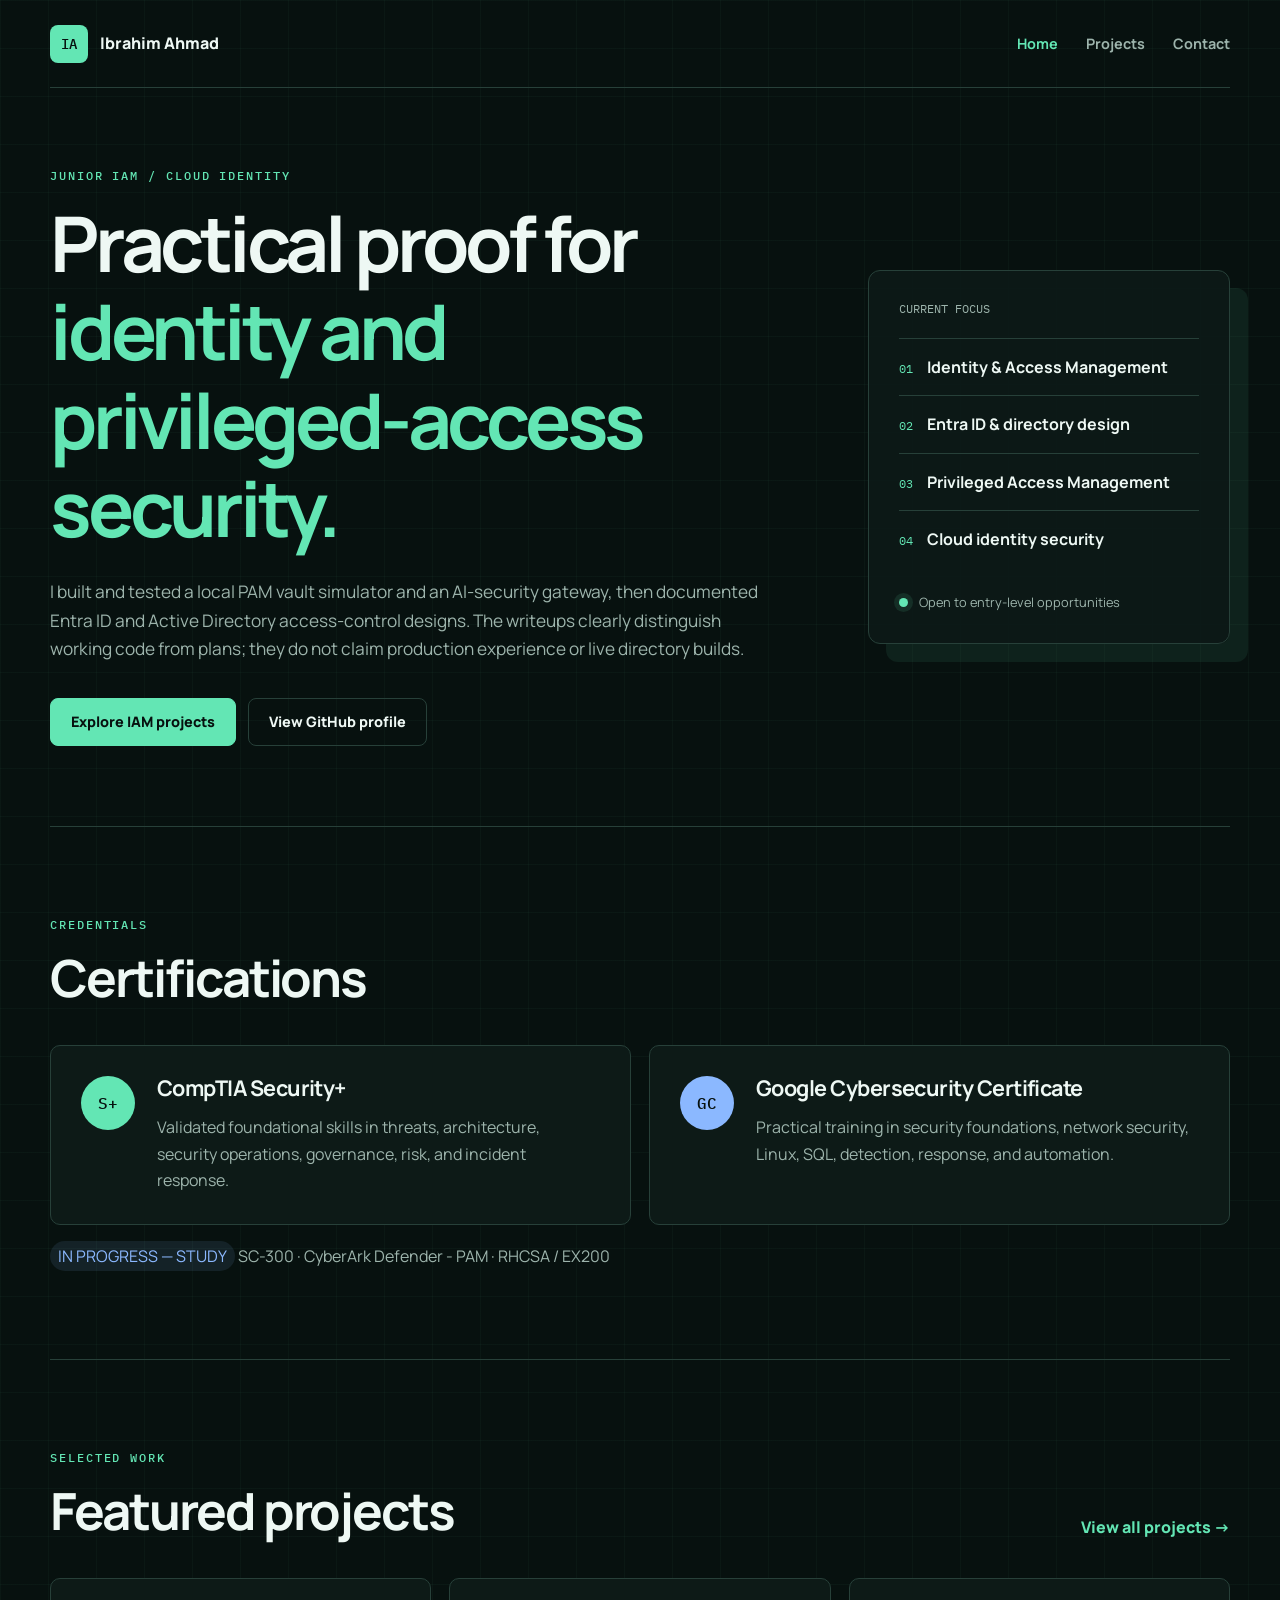
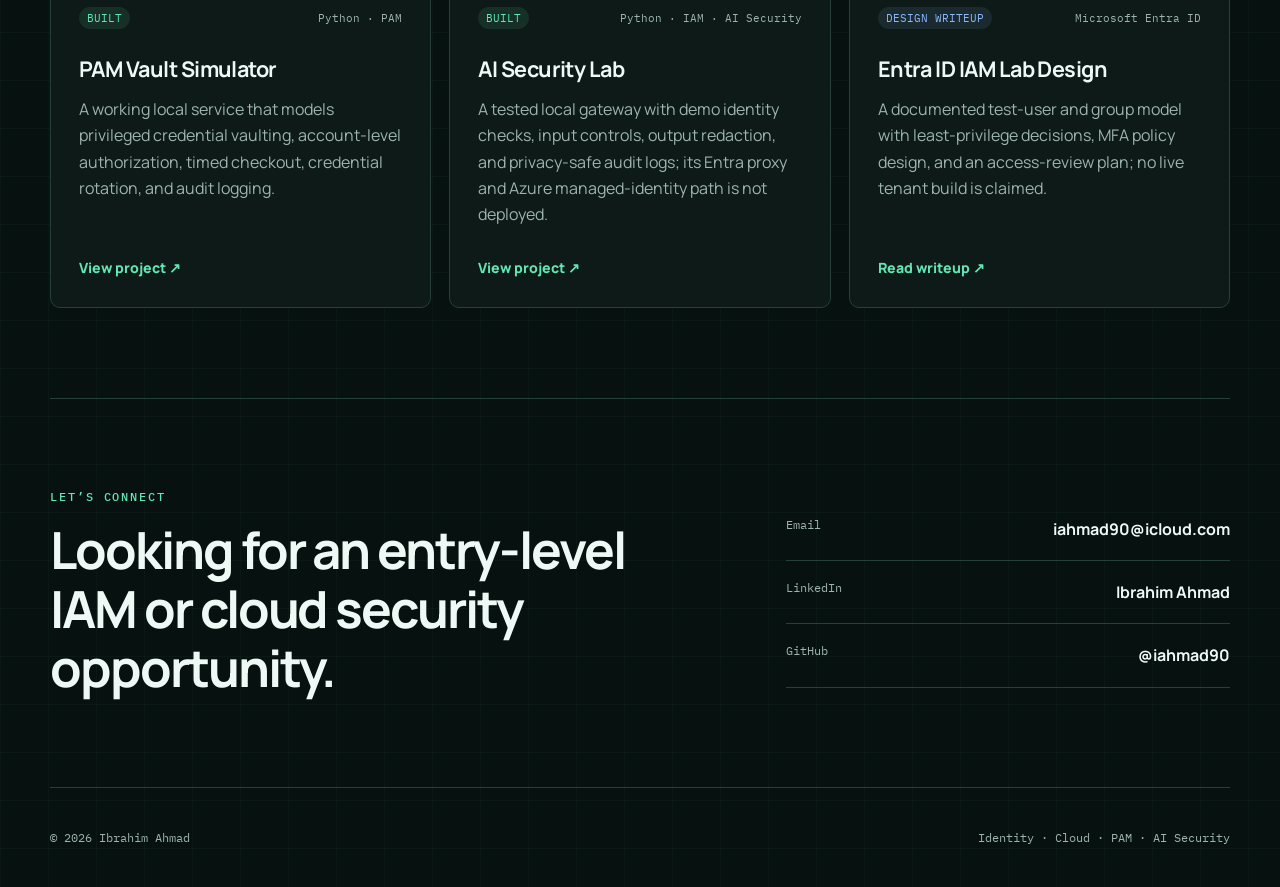
<file: docs/index.html>
<!doctype html>
<html lang="en">
  <head>
    <meta charset="utf-8">
    <meta name="viewport" content="width=device-width, initial-scale=1">
    <meta name="description" content="Ibrahim Ahmad's junior IAM and cloud identity portfolio, featuring tested PAM and AI-security labs plus clearly labeled Entra ID and Active Directory design work.">
    <title>Ibrahim Ahmad | Junior IAM Portfolio</title>
    <link rel="preconnect" href="https://fonts.googleapis.com">
    <link rel="preconnect" href="https://fonts.gstatic.com" crossorigin>
    <link href="https://fonts.googleapis.com/css2?family=IBM+Plex+Mono:wght@400;500&family=Manrope:wght@400;500;600;700;800&display=swap" rel="stylesheet">
    <link rel="stylesheet" href="assets/css/style.css">
  </head>
  <body>
    <header class="site-header">
      <a class="brand" href="index.html" aria-label="Ibrahim Ahmad home">
        <span class="brand-mark" aria-hidden="true">IA</span>
        <span>Ibrahim Ahmad</span>
      </a>
      <nav aria-label="Primary navigation">
        <a class="active" href="index.html">Home</a>
        <a href="projects.html">Projects</a>
        <a href="#contact">Contact</a>
      </nav>
    </header>

    <main>
      <section class="hero">
        <div class="hero-copy">
          <p class="eyebrow">Junior IAM / Cloud Identity</p>
          <h1>Practical proof for <span>identity and privileged-access security.</span></h1>
          <p class="hero-summary">I built and tested a local PAM vault simulator and an AI-security gateway, then documented Entra ID and Active Directory access-control designs. The writeups clearly distinguish working code from plans; they do not claim production experience or live directory builds.</p>
          <div class="hero-actions">
            <a class="button button-primary" href="projects.html">Explore IAM projects</a>
            <a class="button button-secondary" href="https://github.com/iahmad90">View GitHub profile</a>
          </div>
        </div>
        <aside class="status-panel" aria-label="Career focus">
          <p class="panel-label">Current focus</p>
          <ul class="focus-list">
            <li><span>01</span> Identity &amp; Access Management</li>
            <li><span>02</span> Entra ID &amp; directory design</li>
            <li><span>03</span> Privileged Access Management</li>
            <li><span>04</span> Cloud identity security</li>
          </ul>
          <p class="availability"><span aria-hidden="true"></span> Open to entry-level opportunities</p>
        </aside>
      </section>

      <section class="section" aria-labelledby="certifications-heading">
        <div class="section-heading">
          <p class="eyebrow">Credentials</p>
          <h2 id="certifications-heading">Certifications</h2>
        </div>
        <div class="cert-grid">
          <article class="cert-card">
            <span class="cert-icon" aria-hidden="true">S+</span>
            <div>
              <h3>CompTIA Security+</h3>
              <p>Validated foundational skills in threats, architecture, security operations, governance, risk, and incident response.</p>
            </div>
          </article>
          <article class="cert-card">
            <span class="cert-icon google" aria-hidden="true">GC</span>
            <div>
              <h3>Google Cybersecurity Certificate</h3>
              <p>Practical training in security foundations, network security, Linux, SQL, detection, response, and automation.</p>
            </div>
          </article>
        </div>
        <p class="credential-progress"><span class="status in-progress">In progress — study</span> SC-300 · CyberArk Defender - PAM · RHCSA / EX200</p>
      </section>

      <section class="section featured-section" aria-labelledby="featured-heading">
        <div class="section-heading heading-row">
          <div>
            <p class="eyebrow">Selected work</p>
            <h2 id="featured-heading">Featured projects</h2>
          </div>
          <a class="text-link" href="projects.html">View all projects <span aria-hidden="true">→</span></a>
        </div>
        <div class="project-grid featured-grid">
          <article class="project-card">
            <div class="project-meta"><span class="status completed">Built</span><span>Python · PAM</span></div>
            <h3>PAM Vault Simulator</h3>
            <p>A working local service that models privileged credential vaulting, account-level authorization, timed checkout, credential rotation, and audit logging.</p>
            <a href="https://github.com/iahmad90/cybersecurity-portfolio-starter/tree/main/projects/pam-vault-simulator">View project <span aria-hidden="true">↗</span></a>
          </article>
          <article class="project-card">
            <div class="project-meta"><span class="status completed">Built</span><span>Python · IAM · AI Security</span></div>
            <h3>AI Security Lab</h3>
            <p>A tested local gateway with demo identity checks, input controls, output redaction, and privacy-safe audit logs; its Entra proxy and Azure managed-identity path is not deployed.</p>
            <a href="https://github.com/iahmad90/cybersecurity-portfolio-starter/tree/main/projects/ai-security-entra-llm-lab">View project <span aria-hidden="true">↗</span></a>
          </article>
          <article class="project-card">
            <div class="project-meta"><span class="status writeup">Design writeup</span><span>Microsoft Entra ID</span></div>
            <h3>Entra ID IAM Lab Design</h3>
            <p>A documented test-user and group model with least-privilege decisions, MFA policy design, and an access-review plan; no live tenant build is claimed.</p>
            <a href="https://github.com/iahmad90/cybersecurity-portfolio-starter/blob/main/projects/entra-id-iam-lab.md">Read writeup <span aria-hidden="true">↗</span></a>
          </article>
        </div>
      </section>

      <section class="section contact-section" id="contact" aria-labelledby="contact-heading">
        <div>
          <p class="eyebrow">Let’s connect</p>
          <h2 id="contact-heading">Looking for an entry-level IAM or cloud security opportunity.</h2>
        </div>
        <div class="contact-links">
          <a href="mailto:iahmad90@icloud.com"><span>Email</span>iahmad90@icloud.com</a>
          <a href="https://www.linkedin.com/in/ibrahim-ahmad-b0b966267"><span>LinkedIn</span>Ibrahim Ahmad</a>
          <a href="https://github.com/iahmad90"><span>GitHub</span>@iahmad90</a>
        </div>
      </section>
    </main>

    <footer>
      <p>© 2026 Ibrahim Ahmad</p>
      <p>Identity · Cloud · PAM · AI Security</p>
    </footer>
  </body>
</html>
</file>
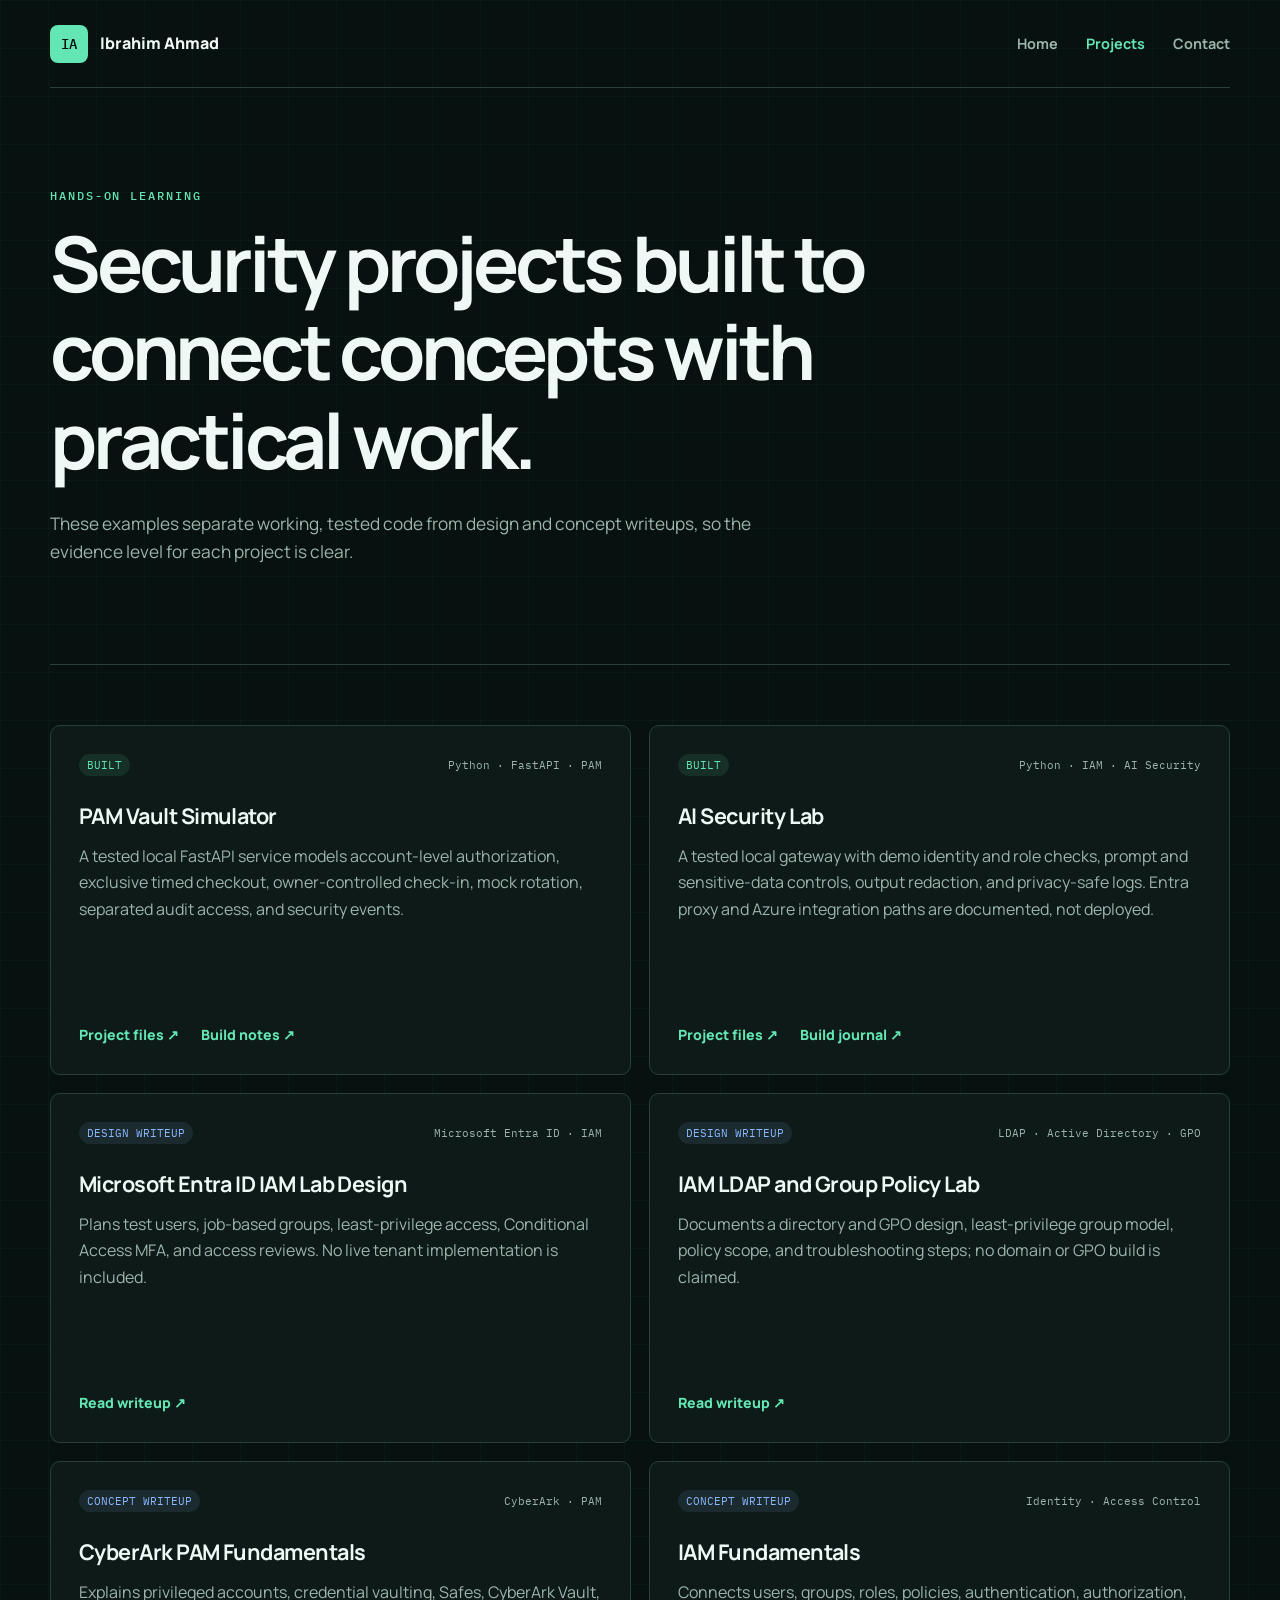
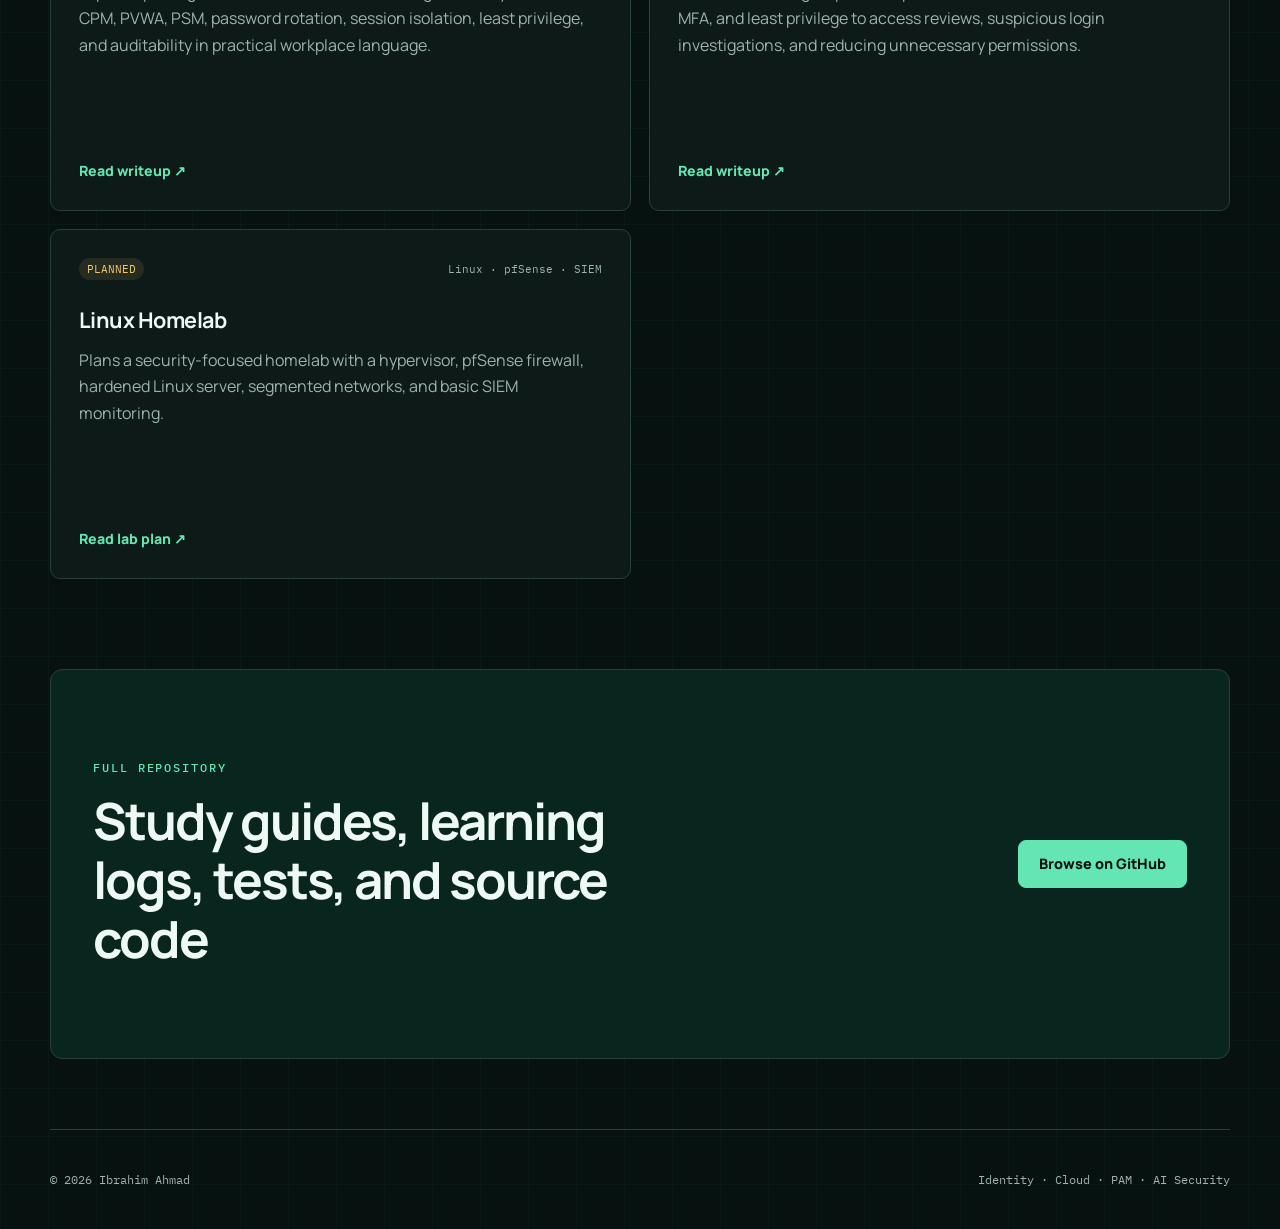
<file: docs/projects.html>
<!doctype html>
<html lang="en">
  <head>
    <meta charset="utf-8">
    <meta name="viewport" content="width=device-width, initial-scale=1">
    <meta name="description" content="Cybersecurity projects by Ibrahim Ahmad covering IAM, PAM, Microsoft Entra ID, cloud security, and AI security.">
    <title>Projects | Ibrahim Ahmad</title>
    <link rel="preconnect" href="https://fonts.googleapis.com">
    <link rel="preconnect" href="https://fonts.gstatic.com" crossorigin>
    <link href="https://fonts.googleapis.com/css2?family=IBM+Plex+Mono:wght@400;500&family=Manrope:wght@400;500;600;700;800&display=swap" rel="stylesheet">
    <link rel="stylesheet" href="assets/css/style.css">
  </head>
  <body>
    <header class="site-header">
      <a class="brand" href="index.html" aria-label="Ibrahim Ahmad home">
        <span class="brand-mark" aria-hidden="true">IA</span>
        <span>Ibrahim Ahmad</span>
      </a>
      <nav aria-label="Primary navigation">
        <a href="index.html">Home</a>
        <a class="active" href="projects.html">Projects</a>
        <a href="index.html#contact">Contact</a>
      </nav>
    </header>

    <main>
      <section class="page-intro">
        <p class="eyebrow">Hands-on learning</p>
        <h1>Security projects built to connect concepts with practical work.</h1>
        <p>These examples separate working, tested code from design and concept writeups, so the evidence level for each project is clear.</p>
      </section>

      <section class="section projects-list" aria-labelledby="projects-heading">
        <h2 class="sr-only" id="projects-heading">Portfolio projects</h2>
        <div class="project-grid">
          <article class="project-card project-card-large">
            <div class="project-meta"><span class="status completed">Built</span><span>Python · FastAPI · PAM</span></div>
            <h3>PAM Vault Simulator</h3>
            <p>A tested local FastAPI service models account-level authorization, exclusive timed checkout, owner-controlled check-in, mock rotation, separated audit access, and security events.</p>
            <div class="project-links">
              <a href="https://github.com/iahmad90/cybersecurity-portfolio-starter/tree/main/projects/pam-vault-simulator">Project files <span aria-hidden="true">↗</span></a>
              <a href="https://github.com/iahmad90/cybersecurity-portfolio-starter/blob/main/projects/pam-vault-simulator/BUILD-NOTES.md">Build notes <span aria-hidden="true">↗</span></a>
            </div>
          </article>

          <article class="project-card project-card-large">
            <div class="project-meta"><span class="status completed">Built</span><span>Python · IAM · AI Security</span></div>
            <h3>AI Security Lab</h3>
            <p>A tested local gateway with demo identity and role checks, prompt and sensitive-data controls, output redaction, and privacy-safe logs. Entra proxy and Azure integration paths are documented, not deployed.</p>
            <div class="project-links">
              <a href="https://github.com/iahmad90/cybersecurity-portfolio-starter/tree/main/projects/ai-security-entra-llm-lab">Project files <span aria-hidden="true">↗</span></a>
              <a href="https://github.com/iahmad90/cybersecurity-portfolio-starter/blob/main/projects/ai-security-entra-llm-lab/BUILD-NOTES.md">Build journal <span aria-hidden="true">↗</span></a>
            </div>
          </article>

          <article class="project-card project-card-large">
            <div class="project-meta"><span class="status writeup">Design writeup</span><span>Microsoft Entra ID · IAM</span></div>
            <h3>Microsoft Entra ID IAM Lab Design</h3>
            <p>Plans test users, job-based groups, least-privilege access, Conditional Access MFA, and access reviews. No live tenant implementation is included.</p>
            <a href="https://github.com/iahmad90/cybersecurity-portfolio-starter/blob/main/projects/entra-id-iam-lab.md">Read writeup <span aria-hidden="true">↗</span></a>
          </article>

          <article class="project-card project-card-large">
            <div class="project-meta"><span class="status writeup">Design writeup</span><span>LDAP · Active Directory · GPO</span></div>
            <h3>IAM LDAP and Group Policy Lab</h3>
            <p>Documents a directory and GPO design, least-privilege group model, policy scope, and troubleshooting steps; no domain or GPO build is claimed.</p>
            <a href="https://github.com/iahmad90/cybersecurity-portfolio-starter/blob/main/projects/iam-ldap-group-policy-lab.md">Read writeup <span aria-hidden="true">↗</span></a>
          </article>

          <article class="project-card project-card-large">
            <div class="project-meta"><span class="status writeup">Concept writeup</span><span>CyberArk · PAM</span></div>
            <h3>CyberArk PAM Fundamentals</h3>
            <p>Explains privileged accounts, credential vaulting, Safes, CyberArk Vault, CPM, PVWA, PSM, password rotation, session isolation, least privilege, and auditability in practical workplace language.</p>
            <a href="https://github.com/iahmad90/cybersecurity-portfolio-starter/blob/main/projects/cyberark-pam-fundamentals.md">Read writeup <span aria-hidden="true">↗</span></a>
          </article>

          <article class="project-card project-card-large">
            <div class="project-meta"><span class="status writeup">Concept writeup</span><span>Identity · Access Control</span></div>
            <h3>IAM Fundamentals</h3>
            <p>Connects users, groups, roles, policies, authentication, authorization, MFA, and least privilege to access reviews, suspicious login investigations, and reducing unnecessary permissions.</p>
            <a href="https://github.com/iahmad90/cybersecurity-portfolio-starter/blob/main/projects/iam-fundamentals-access-control-concepts-applied.md">Read writeup <span aria-hidden="true">↗</span></a>
          </article>

          <article class="project-card project-card-large">
            <div class="project-meta"><span class="status planned">Planned</span><span>Linux · pfSense · SIEM</span></div>
            <h3>Linux Homelab</h3>
            <p>Plans a security-focused homelab with a hypervisor, pfSense firewall, hardened Linux server, segmented networks, and basic SIEM monitoring.</p>
            <a href="https://github.com/iahmad90/cybersecurity-portfolio-starter/blob/main/projects/linux-homelab.md">Read lab plan <span aria-hidden="true">↗</span></a>
          </article>
        </div>
      </section>

      <section class="section repository-callout">
        <div>
          <p class="eyebrow">Full repository</p>
          <h2>Study guides, learning logs, tests, and source code</h2>
        </div>
        <a class="button button-primary" href="https://github.com/iahmad90/cybersecurity-portfolio-starter">Browse on GitHub</a>
      </section>
    </main>

    <footer>
      <p>© 2026 Ibrahim Ahmad</p>
      <p>Identity · Cloud · PAM · AI Security</p>
    </footer>
  </body>
</html>
</file>
<file: docs/assets/css/style.css>
:root {
  --bg: #07110f;
  --surface: #0d1a17;
  --raised: #12231f;
  --border: #274039;
  --text: #eef8f4;
  --muted: #9db4ac;
  --accent: #63e6b4;
  --blue: #8bb8ff;
  --warning: #f3c875;
  --content: 1180px;
}

* { box-sizing: border-box; }
html { scroll-behavior: smooth; }
body {
  margin: 0;
  color: var(--text);
  background:
    linear-gradient(rgba(99,230,180,.035) 1px, transparent 1px),
    linear-gradient(90deg, rgba(99,230,180,.035) 1px, transparent 1px),
    var(--bg);
  background-size: 48px 48px;
  font-family: "Manrope", sans-serif;
  line-height: 1.65;
}
a { color: inherit; }
.site-header, main, footer { width: min(calc(100% - 40px), var(--content)); margin-inline: auto; }
.site-header {
  min-height: 88px;
  display: flex;
  align-items: center;
  justify-content: space-between;
  gap: 24px;
  border-bottom: 1px solid var(--border);
}
.brand { display: inline-flex; align-items: center; gap: 12px; font-weight: 800; text-decoration: none; }
.brand-mark {
  width: 38px;
  height: 38px;
  display: grid;
  place-items: center;
  color: var(--bg);
  background: var(--accent);
  border-radius: 8px;
  font: 500 .85rem "IBM Plex Mono", monospace;
}
nav { display: flex; gap: 28px; }
nav a { color: var(--muted); font-size: .9rem; font-weight: 700; text-decoration: none; transition: color 150ms ease; }
nav a:hover, nav a:focus-visible, nav a.active { color: var(--accent); }
.hero {
  min-height: 650px;
  display: grid;
  grid-template-columns: minmax(0,1.55fr) minmax(300px,.75fr);
  align-items: center;
  gap: 70px;
  padding: 80px 0;
}
.eyebrow {
  margin: 0 0 16px;
  color: var(--accent);
  font: 500 .75rem "IBM Plex Mono", monospace;
  letter-spacing: .16em;
  text-transform: uppercase;
}
h1, h2, h3, p { overflow-wrap: break-word; }
h1, h2, h3 { margin-top: 0; line-height: 1.15; }
h1 { max-width: 860px; margin-bottom: 26px; font-size: clamp(2.8rem,6vw,5.7rem); letter-spacing: -.055em; }
h1 span { color: var(--accent); }
h2 { margin-bottom: 0; font-size: clamp(2rem,4vw,3.35rem); letter-spacing: -.04em; }
h3 { margin-bottom: 14px; font-size: 1.35rem; letter-spacing: -.025em; }
.hero-summary, .page-intro > p:last-child { max-width: 720px; color: var(--muted); font-size: 1.08rem; }
.hero-actions { display: flex; flex-wrap: wrap; gap: 12px; margin-top: 34px; }
.button {
  min-height: 48px;
  display: inline-flex;
  align-items: center;
  justify-content: center;
  padding: 0 20px;
  border: 1px solid var(--border);
  border-radius: 8px;
  font-size: .9rem;
  font-weight: 800;
  text-decoration: none;
  transition: transform 150ms ease, border-color 150ms ease, background 150ms ease;
}
.button:hover, .button:focus-visible { transform: translateY(-2px); }
.button-primary { color: var(--bg); background: var(--accent); border-color: var(--accent); }
.button-primary:hover, .button-primary:focus-visible { background: #8cf0c9; }
.button-secondary:hover, .button-secondary:focus-visible { border-color: var(--accent); }
.status-panel {
  padding: 30px;
  background: rgba(13,26,23,.92);
  border: 1px solid var(--border);
  border-radius: 12px;
  box-shadow: 18px 18px 0 rgba(99,230,180,.08);
}
.panel-label { margin: 0 0 22px; color: var(--muted); font: .75rem "IBM Plex Mono", monospace; text-transform: uppercase; }
.focus-list { margin: 0; padding: 0; list-style: none; }
.focus-list li { display: flex; align-items: baseline; gap: 14px; padding: 15px 0; border-top: 1px solid var(--border); font-weight: 700; }
.focus-list span { color: var(--accent); font: .72rem "IBM Plex Mono", monospace; }
.availability { margin: 24px 0 0; color: var(--muted); font-size: .8rem; }
.availability span { width: 9px; height: 9px; display: inline-block; margin-right: 8px; background: var(--accent); border-radius: 50%; box-shadow: 0 0 0 5px rgba(99,230,180,.1); }
.section { padding: 90px 0; border-top: 1px solid var(--border); }
.section-heading { margin-bottom: 38px; }
.heading-row { display: flex; align-items: end; justify-content: space-between; gap: 24px; }
.text-link, .project-card a { color: var(--accent); font-weight: 800; text-decoration: none; }
.cert-grid, .project-grid { display: grid; gap: 18px; }
.cert-grid { grid-template-columns: repeat(2,minmax(0,1fr)); }
.cert-card { display: flex; gap: 22px; padding: 30px; background: var(--surface); border: 1px solid var(--border); border-radius: 10px; }
.cert-card p, .project-card p { margin: 0; color: var(--muted); }
.cert-icon {
  width: 54px;
  height: 54px;
  flex: 0 0 54px;
  display: grid;
  place-items: center;
  color: var(--bg);
  background: var(--accent);
  border-radius: 50%;
  font: 500 1rem "IBM Plex Mono", monospace;
}
.cert-icon.google { background: var(--blue); }
.featured-grid { grid-template-columns: repeat(3,minmax(0,1fr)); }
.project-card {
  min-height: 310px;
  display: flex;
  flex-direction: column;
  padding: 28px;
  background: var(--surface);
  border: 1px solid var(--border);
  border-radius: 10px;
  transition: transform 180ms ease, border-color 180ms ease, background 180ms ease;
}
.project-card:hover { transform: translateY(-4px); background: var(--raised); border-color: #41665b; }
.project-card > a, .project-links { margin-top: auto; padding-top: 28px; }
.project-card a { font-size: .88rem; }
.project-meta { display: flex; align-items: center; justify-content: space-between; gap: 12px; margin-bottom: 28px; color: var(--muted); font: .68rem "IBM Plex Mono", monospace; }
.status { padding: 4px 8px; border-radius: 999px; text-transform: uppercase; }
.status.completed { color: var(--accent); background: rgba(99,230,180,.1); }
.status.writeup { color: var(--blue); background: rgba(139,184,255,.1); }
.status.in-progress { color: var(--blue); background: rgba(139,184,255,.1); }
.status.planned { color: var(--warning); background: rgba(243,200,117,.1); }
.credential-progress { margin: 18px 0 0; color: var(--muted); }
.contact-section, .repository-callout { display: grid; grid-template-columns: minmax(0,1.2fr) minmax(300px,.8fr); align-items: center; gap: 70px; }
.contact-links { display: grid; }
.contact-links a { display: flex; justify-content: space-between; gap: 20px; padding: 18px 0; border-bottom: 1px solid var(--border); font-weight: 700; text-decoration: none; }
.contact-links span { color: var(--muted); font: .78rem "IBM Plex Mono", monospace; }
.page-intro { max-width: 930px; padding: 100px 0 80px; }
.page-intro h1 { font-size: clamp(2.7rem,6vw,5rem); }
.projects-list { padding-top: 60px; }
.projects-list .project-grid { grid-template-columns: repeat(2,minmax(0,1fr)); }
.project-card-large { min-height: 350px; }
.project-links { display: flex; flex-wrap: wrap; gap: 22px; }
.repository-callout { margin-bottom: 70px; padding-inline: 42px; background: #08261d; border: 1px solid var(--border); border-radius: 12px; }
.repository-callout .button { justify-self: end; }
footer { min-height: 100px; display: flex; align-items: center; justify-content: space-between; gap: 20px; color: var(--muted); border-top: 1px solid var(--border); font: .72rem "IBM Plex Mono", monospace; }
.sr-only { position: absolute; width: 1px; height: 1px; padding: 0; margin: -1px; overflow: hidden; clip: rect(0,0,0,0); white-space: nowrap; border: 0; }

@media (max-width: 900px) {
  .hero { grid-template-columns: 1fr; gap: 50px; }
  .featured-grid, .projects-list .project-grid { grid-template-columns: 1fr; }
  .contact-section, .repository-callout { grid-template-columns: 1fr; gap: 35px; }
  .repository-callout .button { justify-self: start; }
}

@media (max-width: 680px) {
  .site-header { min-height: 112px; align-items: flex-start; flex-direction: column; justify-content: center; gap: 14px; }
  nav { width: 100%; justify-content: space-between; gap: 12px; }
  .hero { min-height: auto; padding: 68px 0; }
  h1 { font-size: 2.85rem; }
  .cert-grid { grid-template-columns: 1fr; }
  .cert-card, .heading-row, .project-meta, .contact-links a, footer { align-items: flex-start; flex-direction: column; }
  .section { padding: 68px 0; }
  .project-card { min-height: 0; }
  .contact-links a { gap: 4px; }
  .repository-callout { margin-bottom: 45px; padding-inline: 24px; }
  footer { min-height: 130px; justify-content: center; gap: 4px; }
}

@media (prefers-reduced-motion: reduce) {
  html { scroll-behavior: auto; }
  *, *::before, *::after { transition-duration: .01ms !important; }
}
</file>
